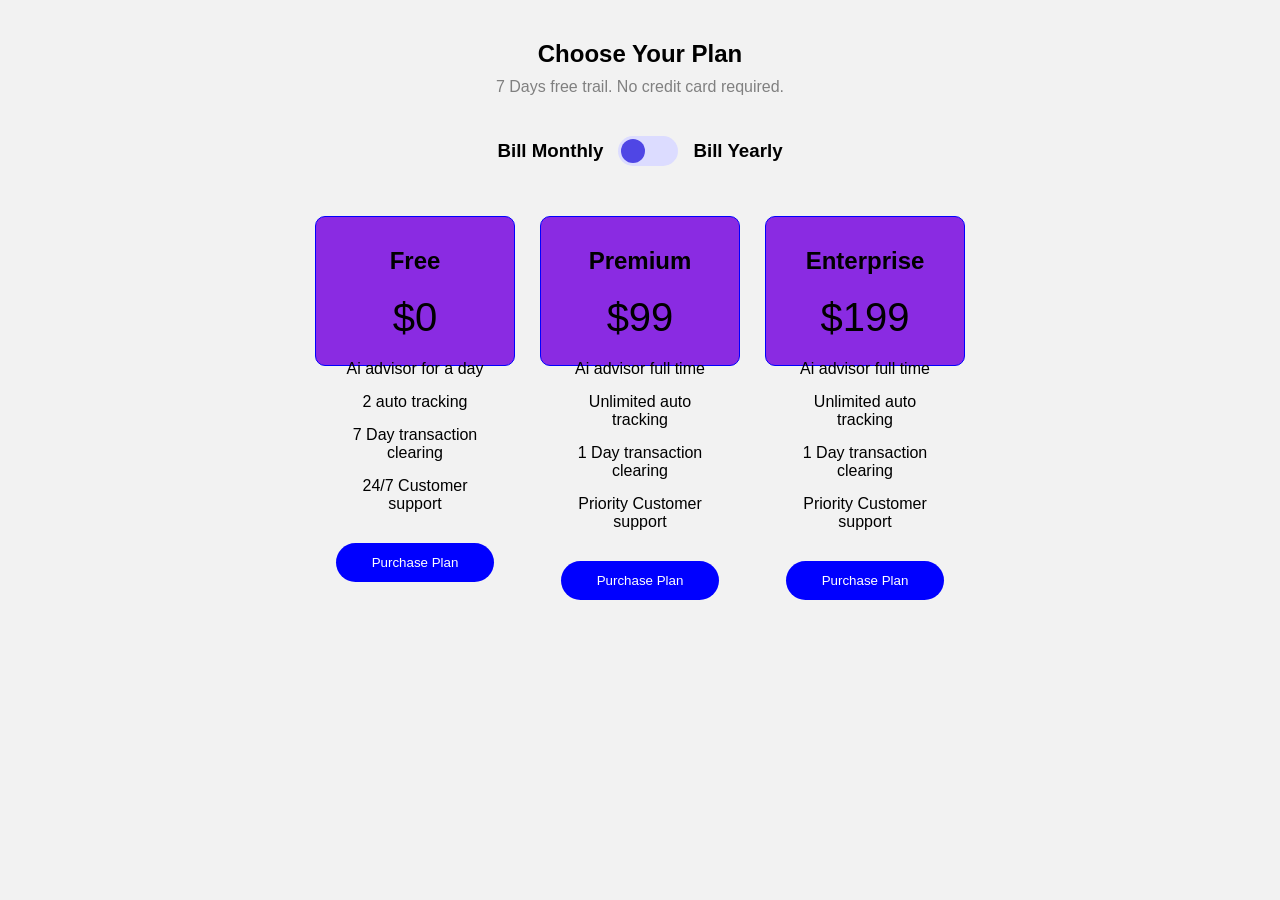
<file: week-02/index.html>
<!doctype html>
<html lang="en">
  <head>
    <title>Pricing Cards</title>

    <link rel="stylesheet" href="style.css" />
  </head>

  <body>
    <section class="pricing">
      <h1>Choose Your Plan</h1>

      <p>7 Days free trail. No credit card required.</p>

      <div class="toggle-wrapper">
        <h3>Bill Monthly</h3>

        <div class="toggle"></div>

        <h3>Bill Yearly</h3>
      </div>

      <div class="container">
        <div class="card">
          <h2>Free</h2>

          <div class="price">$0</div>
          <div class="box">
            <ul>
              <li>Ai advisor for a day</li>
              <li>2 auto tracking</li>
              <li>7 Day transaction clearing</li>
              <li>24/7 Customer support</li>
            </ul>
            <button>Purchase Plan</button>
          </div>
        </div>

        <div class="card">
          <h2>Premium</h2>

          <div class="price">$99</div>
          <div class="box">
            <ul>
              <li>Ai advisor full time</li>
              <li>Unlimited auto tracking</li>
              <li>1 Day transaction clearing</li>
              <li>Priority Customer support</li>
            </ul>

            <button>Purchase Plan</button>
          </div>
        </div>

        <div class="card">
          <h2>Enterprise</h2>

          <div class="price">$199</div>
          <div class="box">

          <ul>
            <li>Ai advisor full time</li>
            <li>Unlimited auto tracking</li>
            <li>1 Day transaction clearing</li>
            <li>Priority Customer support</li>
          </ul>

          <button>Purchase Plan</button>
        </div>
      </div>
    </section>
  </body>
</html>
</file>
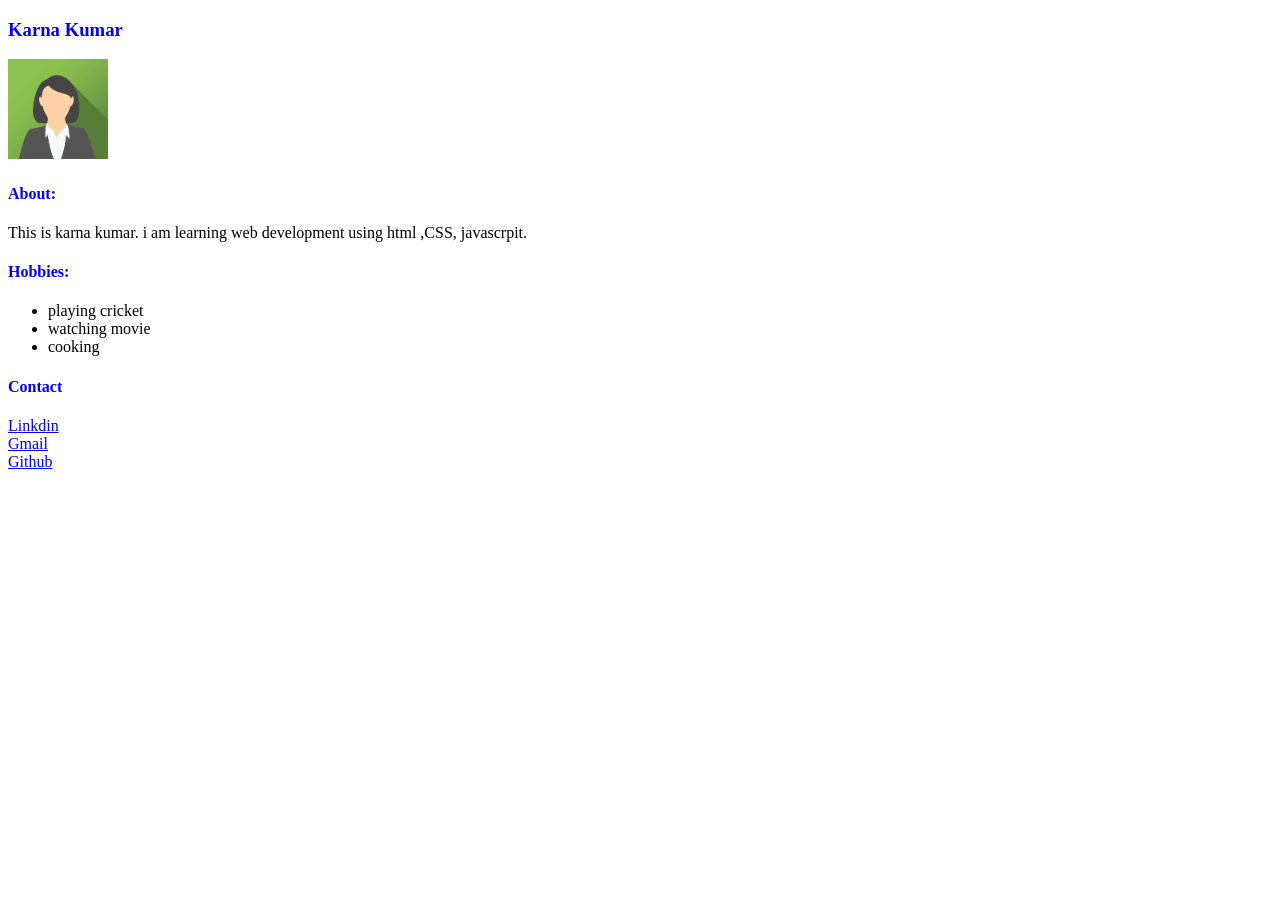
<file: week-01/01-profile-page/index.html>
<!DOCTYPE html>
<html>
    <head>
        <title> profile page</title>
        <style>
            h3,h4{
                color: blue;
            }
            p{
                color: black;
            }

        </style>
    </head>

    <body>
        <h3>Karna Kumar</h3>
        <img src="./img.png" alt="profile pic" width="100">
        <br>
        <h4>About:</h4>
        <p>This is karna kumar. i am learning web development using html ,CSS, javascrpit.</p>

        <h4>Hobbies:</h4>
        <ul>
            <li>playing cricket</li>
            <li>watching movie</li>
            <li>cooking</li>
        </ul>
        <h4>Contact</h4>
        <a href="https://www.linkedin.com/jobs/" target="_blank"> Linkdin </a>
        <br>
        <a href="mailto:karnasingh1109@gmail.com?body=Hello." target="_blank"> Gmail </a>
        <br>
        <a href="https://github.com/" target="_blank"> Github </a>

    </body>
</html>
</file>
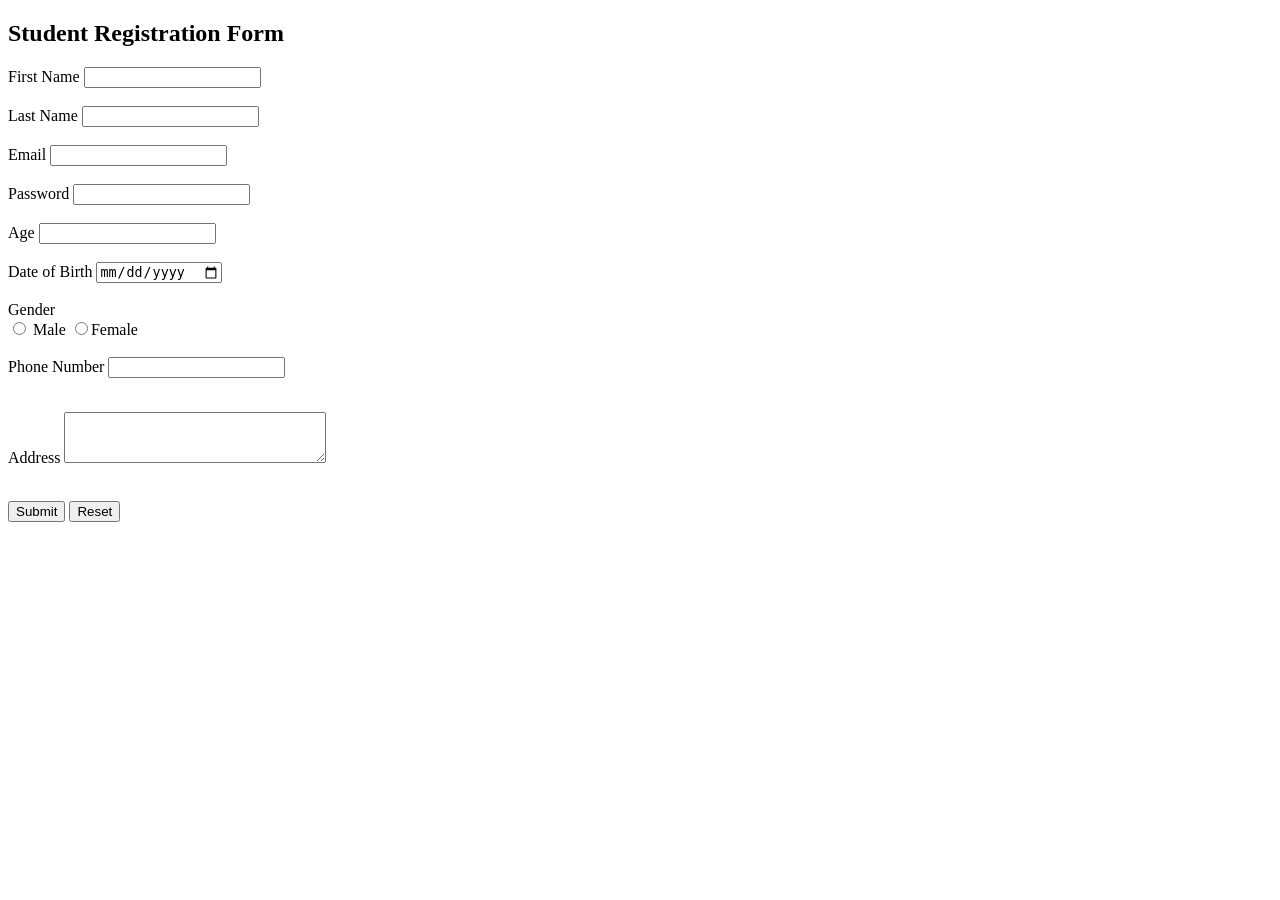
<file: week-01/02-student-registration-form/index.html>
<!DOCTYPE html>
<html>
    <head>
        <title>registration form</title>
    </head>

    <body>

        <h2>Student Registration Form</h2>

        <form>
        <label for="name">First Name </label>
        <input type="text" id="name" required>
        <br><br>
        <label for="name">Last Name </label>
        <input type="text" id="name" required>
        <br><br>
        
        <label for="email">Email</label>
        <input type="email" id="email" required>  
        <br><br>
        
        <label for="password">Password</label>
        <input type="password" id="password" required>
        <br><br>
        
        <label for="age">Age</label>
        <input type="number" id="age" required>
        <br><br>
        <label for="date of birth">Date of Birth</label>
        <input type="date" id="date of birth" required>
        <br><br>
        <label for="gender">Gender</label>
        <div>
        
        <input type="radio" name="gender" value="male" required> Male
        <input type="radio" name="gender" value="female" required>Female
        </div>
        <br>
        <label for="phone number">Phone Number</label>
        <input type="number" id="number" required>
        <br><br>
        <p>Address <textarea cols="30" rows="3"></textarea></p>
        <br>
        <button type="submit">Submit</button>
        <button type="reset">Reset</button>
        
        </form>

    </body>
</html>
</file>
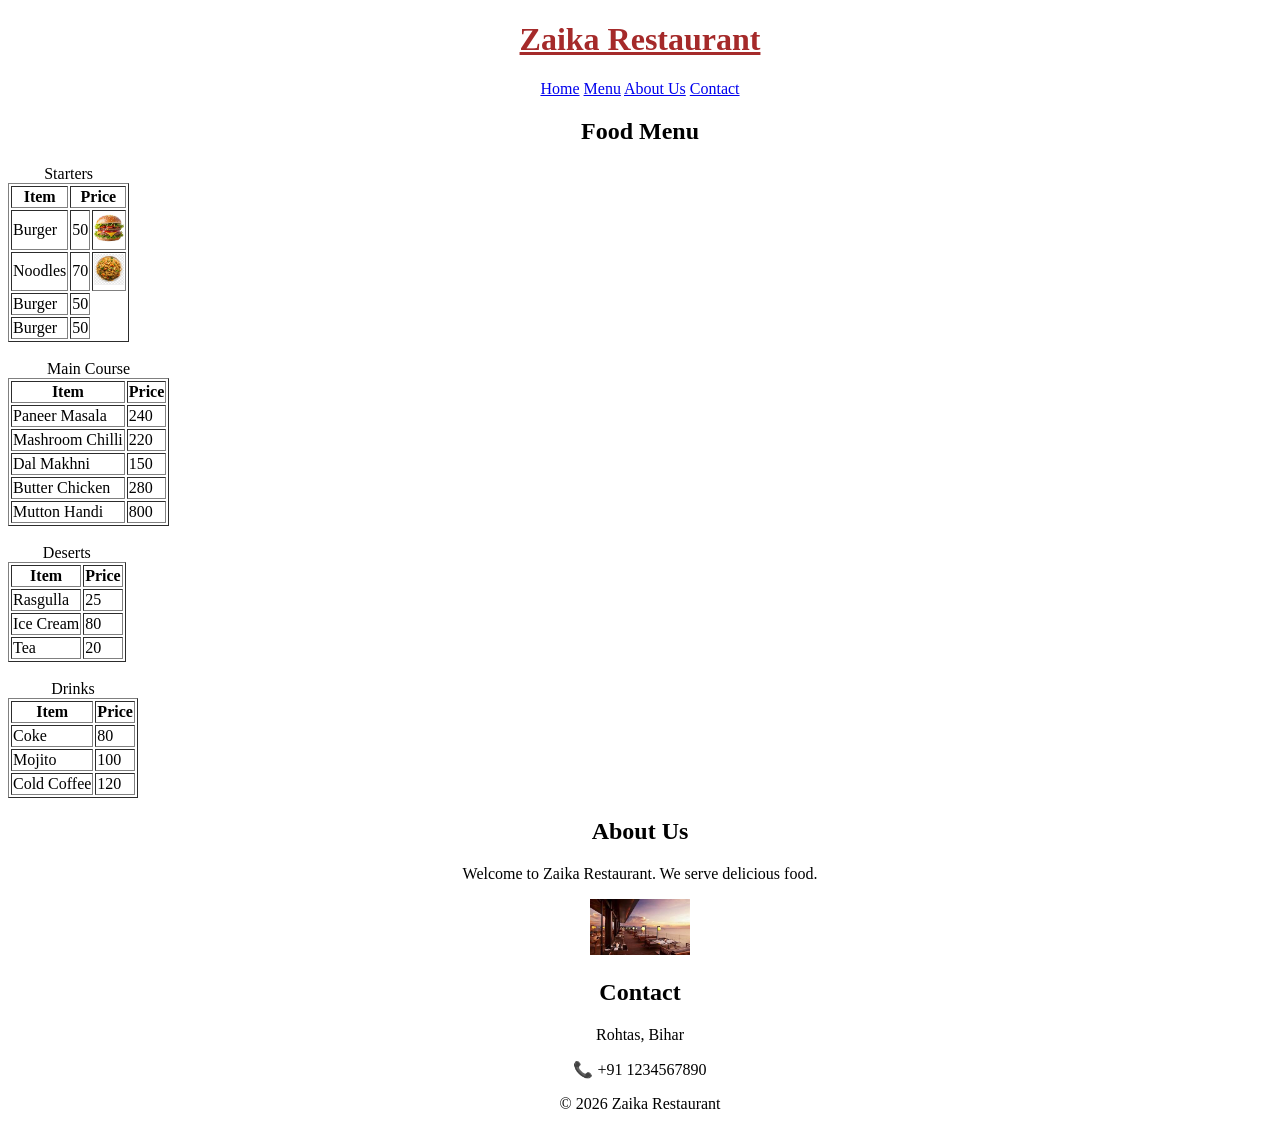
<file: week-01/03-restaurant-menu-page/index.html>
<!doctype html>
<html>
  <head>
    <title>Restaurant Menu Page</title>

    <style>
      h1{
        color: brown;
        text-align: center;
        text-decoration: underline;
      }
    </style>
  </head>

  <body>
    <header>
      <h1>Zaika Restaurant</h1>

      <nav style="text-align: center">
        <a href="#home">Home</a>
        <a href="#menu">Menu</a>
        <a href="#about">About Us</a>
        <a href="#contact">Contact</a>
      </nav>

      <h2 style="text-align: center">Food Menu</h2>
    </header>

    <main id="home">
      <section id="menu">
        <table border="1">
          <caption>
            Starters
          </caption>
          <thead>
            <tr>
              <th>Item</th>
              <th colspan="2">Price</th>
            </tr>
          </thead>

          <tbody>
            <tr>
              <td>Burger</td>
              <td>50</td>
              <td><img src="burger.jpg" alt="Burger" width="30" /></td>
            </tr>
            <tr>
              <td>Noodles</td>
              <td>70</td>
              <td><img src="noodles.jpg" alt="Noodles" width="30" /></td>
            </tr>
            <tr>
              <td>Burger</td>
              <td>50</td>
            </tr>
            <tr>
              <td>Burger</td>
              <td>50</td>
            </tr>
          </tbody>
        </table>
        <br />
        <table border="1">
          <caption>
            Main Course
          </caption>
          <thead>
            <tr>
              <th>Item</th>
              <th>Price</th>
            </tr>
          </thead>

          <tbody>
            <tr>
              <td>Paneer Masala</td>
              <td>240</td>
            </tr>
            <tr>
              <td>Mashroom Chilli</td>
              <td>220</td>
            </tr>
            <tr>
              <td>Dal Makhni</td>
              <td>150</td>
            </tr>
            <tr>
              <td>Butter Chicken</td>
              <td>280</td>
            </tr>
            <tr>
              <td>Mutton Handi</td>
              <td>800</td>
            </tr>
          </tbody>
        </table>
        <br />
        <table border="1">
          <caption>
            Deserts
          </caption>
          <thead>
            <tr>
              <th>Item</th>
              <th>Price</th>
            </tr>
          </thead>

          <tbody>
            <tr>
              <td>Rasgulla</td>
              <td>25</td>
            </tr>
            <tr>
              <td>Ice Cream</td>
              <td>80</td>
            </tr>
            <tr>
              <td>Tea</td>
              <td>20</td>
            </tr>
          </tbody>
        </table>
        <br />
        <table border="1">
          <caption>
            Drinks
          </caption>
          <thead>
            <tr>
              <th>Item</th>
              <th>Price</th>
            </tr>
          </thead>

          <tbody>
            <tr>
              <td>Coke</td>
              <td>80</td>
            </tr>
            <tr>
              <td>Mojito</td>
              <td>100</td>
            </tr>
            <tr>
              <td>Cold Coffee</td>
              <td>120</td>
            </tr>
          </tbody>
        </table>
      </section>

      <section id="about">
        <h2 align="center">About Us</h2>
        <p align="center">
          Welcome to Zaika Restaurant. We serve delicious food.
        </p>

        <p align="center">
          <img src="restaurant.jpeg" width="100" />
        </p>
      </section>

      <section id="contact">
        <h2 align="center">Contact</h2>
        <p align="center">Rohtas, Bihar</p>
        <p align="center">📞 +91 1234567890</p>
      </section>
    </main>

    <footer align="center">© 2026 Zaika Restaurant</footer>
  </body>
</html>
</file>
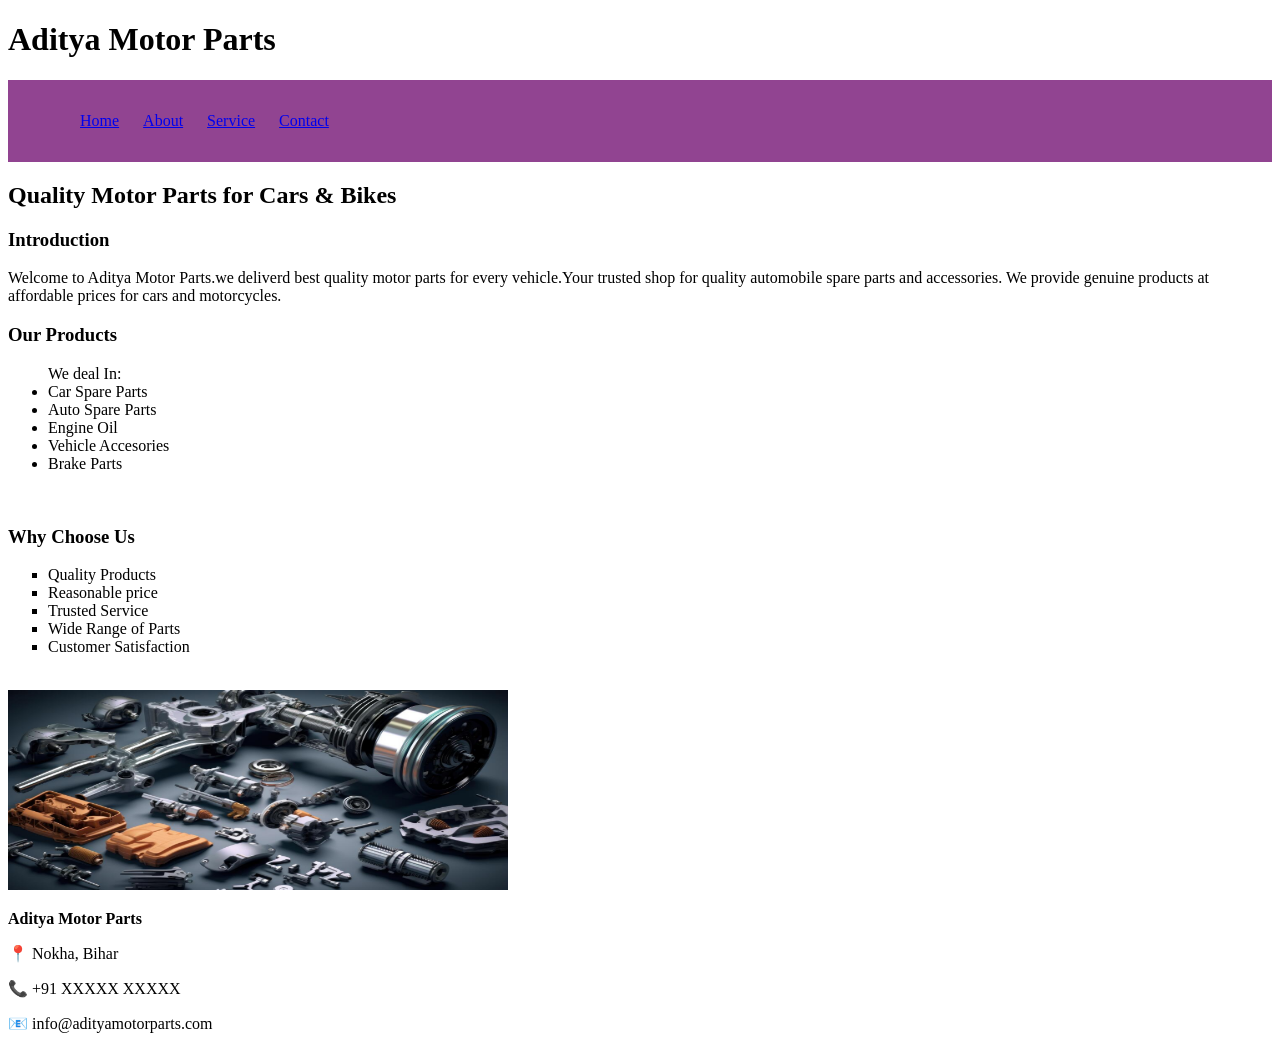
<file: week-01/04-business-webpage/index.html>
<!doctype html>
<html>
  <head>
    <title>Aditya Motor</title>
    <link rel="stylesheet" href="style.css" />
  </head>

  <body>
    <header>
      <h1>Aditya Motor Parts</h1>

      <nav>
        <ul>
          <li><a href="index.html">Home</a></li>
          <li><a href="about.html">About</a></li>
          <li><a href="service.html">Service</a></li>
          <li><a href="contact.html">Contact</a></li>
        </ul>
      </nav>
    </header>

    <main>
      <section>
        <h2>Quality Motor Parts for Cars & Bikes</h2>
      </section>
      <section>
        <h3>Introduction</h3>
        <p>
          Welcome to Aditya Motor Parts.we deliverd best quality motor parts for
          every vehicle.Your trusted shop for quality automobile spare parts and
          accessories. We provide genuine products at affordable prices for cars
          and motorcycles.
        </p>
      </section>

      <section>
        <h3>Our Products</h3>
        <ul>
          We deal In:
          <li>Car Spare Parts</li>
          <li>Auto Spare Parts</li>
          <li>Engine Oil</li>
          <li>Vehicle Accesories</li>
          <li>Brake Parts</li>
        </ul>
      </section>
      <br />
      <section>
        <h3>Why Choose Us</h3>
        <ul type="square">
          <li>Quality Products</li>
          <li>Reasonable price</li>
          <li>Trusted Service</li>
          <li>Wide Range of Parts</li>
          <li>Customer Satisfaction</li>
        </ul>
        <br />
      </section>
    </main>

    <img src="spare.jpg" alt="this a image" width="500" height="200" />

    <footer>
      <p><b>Aditya Motor Parts</b></p>
      <p></p>
      <p>📍 Nokha, Bihar</p>
      <p>📞 +91 XXXXX XXXXX</p>
      <p>📧 info@adityamotorparts.com</p>
    </footer>
  </body>
</html>
</file>
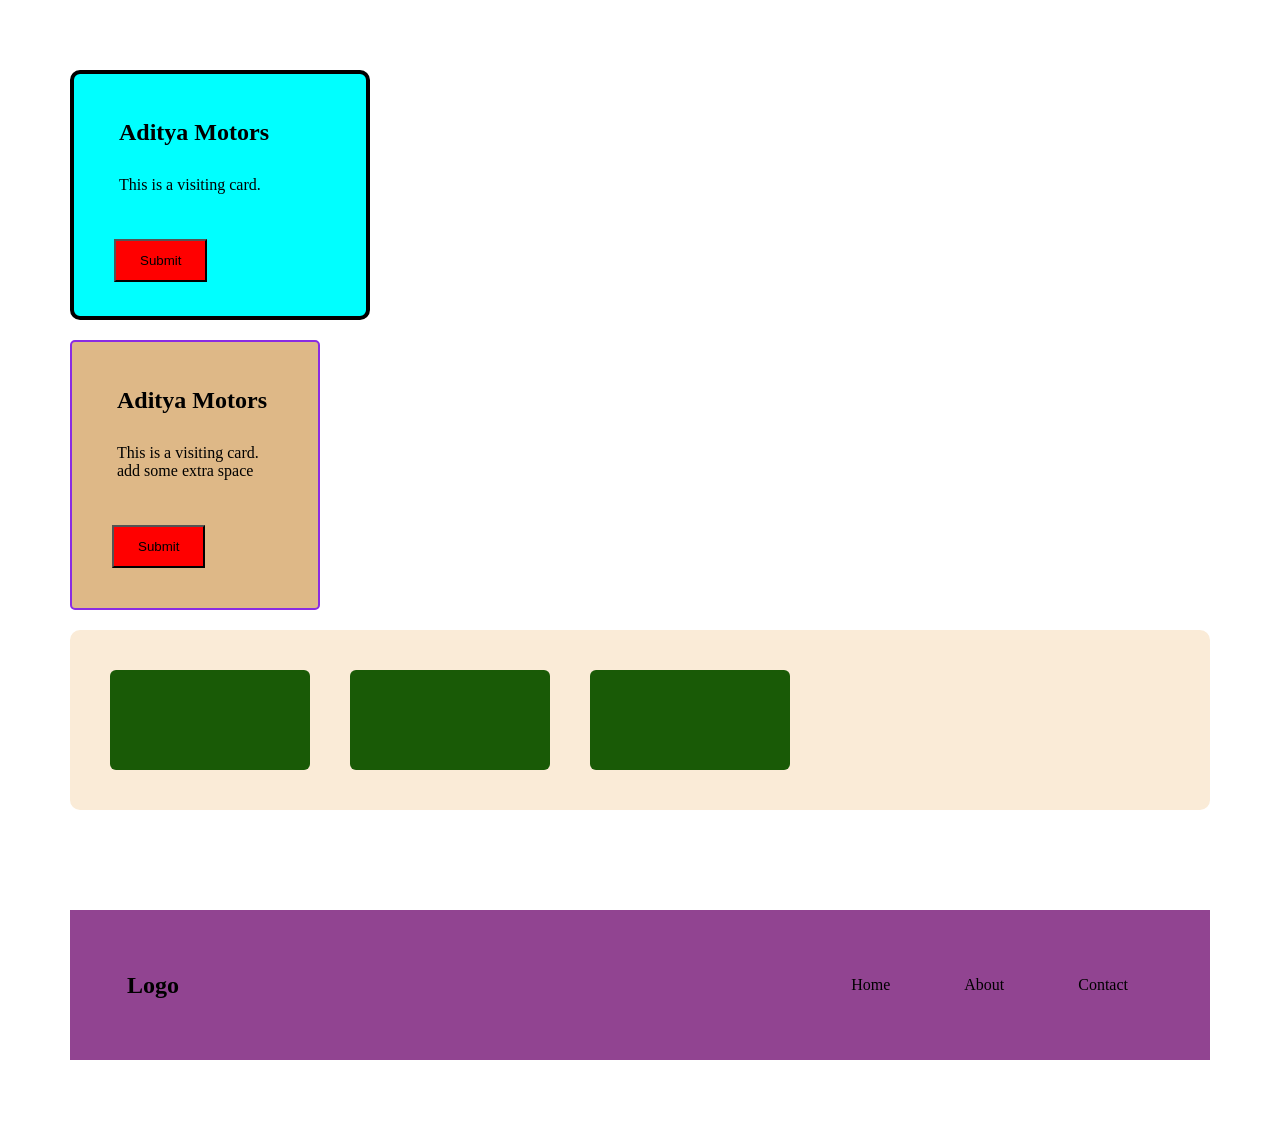
<file: week-02/01-card-model/index.html>
<!doctype html>
<html>
  <head>
    <title>CSS Styling</title>
    <link rel="stylesheet" href="style.css" />
  </head>

  <body>
    <div class="card1">
      <h2>Aditya Motors</h2>
      <p>This is a visiting card.</p>
      <button class="btn">Submit</button>
    </div>

    <div class="card2">
      <h2>Aditya Motors</h2>
      <p>This is a visiting card. add some extra space</p>
      <button class="btn">Submit</button>
    </div>

    <div class="container">
      <div class="box"></div>
      <div class="box"></div>
      <div class="box"></div>
    </div>

    <div class="center-wrapper">
  <div class="box1"></div>
</div>

    <nav>
    <h1>Logo</h1>
    <ul>
      <li>Home</li>
      <li>About</li>
      <li>Contact</li>
    </ul>
  </nav>
  </body>
</html>
</file>
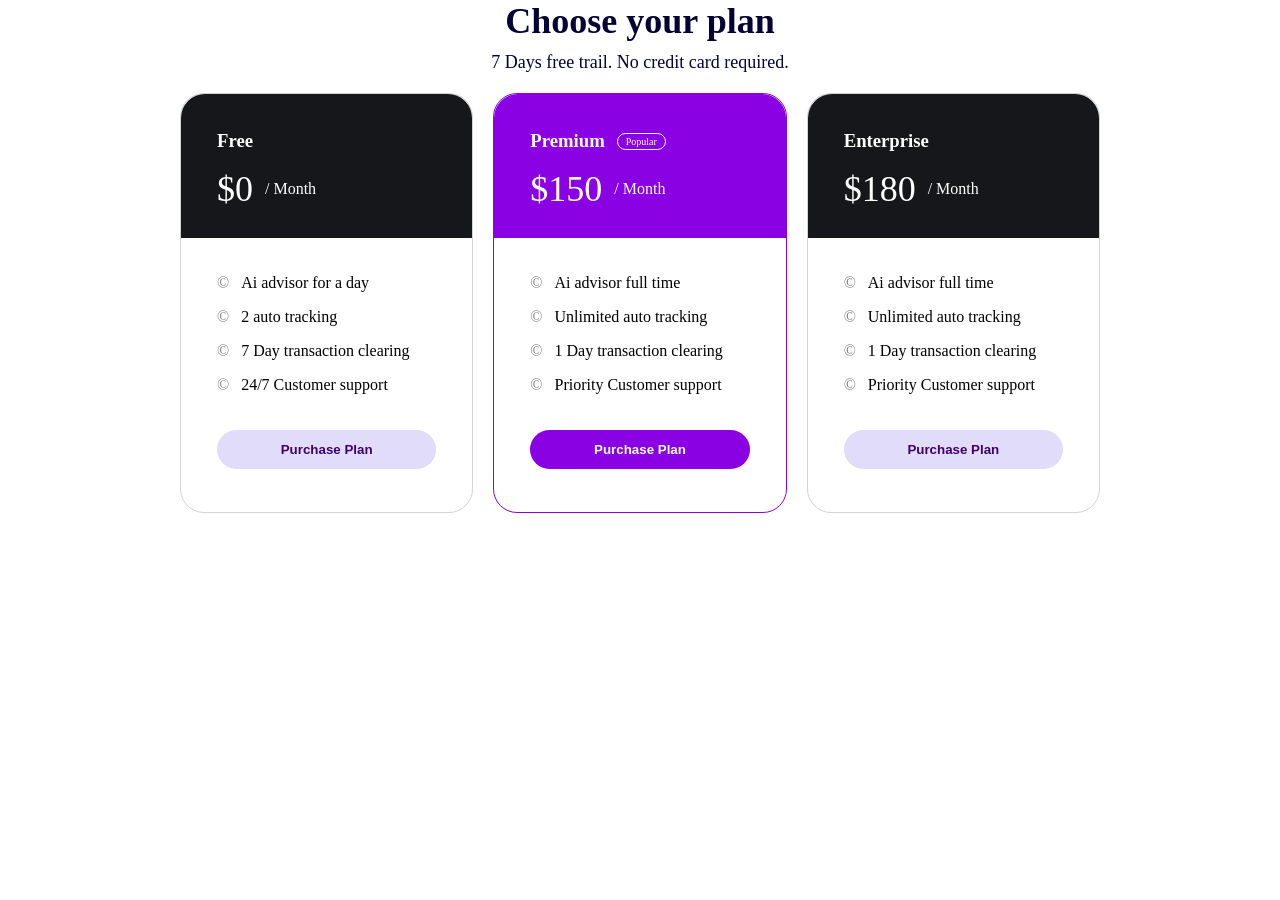
<file: week-02/02-grid-layout/index.html>
<!doctype html>
<html>
  <head>
    <title>Grid Layout</title>

    <link rel="stylesheet" href="style.css" />
  </head>

  <body>
    <div>
      <h1 class="header">Choose your plan</h1>
      <p class="description">7 Days free trail. No credit card required.</p>
    </div>

    <!-- <div class="container">
      <div class="box1">
        <h3>Free</h3>
        <h2>$0/month</h2>
        <div class="box">
        <ul>
            <li>Ai advisor for a day</li>
            <li>2 auto tracking</li>
            <li>7 Day transaction clearing</li>
            <li>24/7 Customer support</li>
        </ul>
        <button>Purchase Plan</button>
        </div>
      </div>

      <div class="box2">
        <h3>Premium</h3>
        <h2>$150/month</h2>
        <div class="box">
        <ul>
            <li>Ai advisor full time</li>
            <li>Unlimited auto tracking</li>
            <li>1 Day transaction clearing</li>
            <li>Priority Customer support</li>
        </ul>
        <button>Purchase Plan</button>
        </div>


      </div>

      <div class="box3">
        <h3>Enterprise</h3>
        <h2>$180/month</h2>
        <div class="box">
        <ul>
            <li>Ai advisor full time</li>
            <li>Unlimited auto tracking</li>
            <li>1 Day transaction clearing</li>
            <li>Priority Customer support</li>
        </ul>
        <button>Purchase Plan</button>
        </div>

      </div>
    </div> -->

    <div class="container">
      <!-- Card 1 -->
      <div class="card">
        <div class="card-header">
          <h3 class="card-header-title">Free</h3>
          <p class="card-header-price">
            <span class="card-header-price-number">$0</span>/&nbsp;Month
          </p>
        </div>
        <div class="card-body">
          <div class="card-body-content">
            <ul>
              <li><span>&COPY;</span>Ai advisor for a day</li>
              <li><span>&COPY;</span>2 auto tracking</li>
              <li><span>&COPY;</span>7 Day transaction clearing</li>
              <li><span>&COPY;</span>24/7 Customer support</li>
            </ul>
          </div>
        </div>
        <div class="card-footer">
          <button class="btn">Purchase Plan</button>
        </div>
      </div>
      <!-- Card 2 -->
      <div class="card">
        <div class="card-header">
          <div class="card-title-row">
            <h3 class="card-header-title">Premium</h3>
            <span class="badge">Popular</span>
          </div>

          <p class="card-header-price">
            <span class="card-header-price-number">$150</span>/&nbsp;Month
          </p>
        </div>
        <div class="card-body">
          <div class="card-body-content">
            <ul>
              <li><span>&COPY;</span>Ai advisor full time</li>
              <li><span>&COPY;</span>Unlimited auto tracking</li>
              <li><span>&COPY;</span>1 Day transaction clearing</li>
              <li><span>&COPY;</span>Priority Customer support</li>
            </ul>
          </div>
        </div>
        <div class="card-footer">
          <button class="btn">Purchase Plan</button>
        </div>
      </div>
      <!-- Card 3 -->
      <div class="card">
        <div class="card-header">
          <h3 class="card-header-title">Enterprise</h3>
          <p class="card-header-price">
            <span class="card-header-price-number">$180</span>/&nbsp;Month
          </p>
        </div>
        <div class="card-body">
          <div class="card-body-content">
            <ul>
              <li><span>&COPY;</span>Ai advisor full time</li>
              <li><span>&COPY;</span>Unlimited auto tracking</li>
              <li><span>&COPY;</span>1 Day transaction clearing</li>
              <li><span>&COPY;</span>Priority Customer support</li>
            </ul>
          </div>
        </div>
        <div class="card-footer">
          <button class="btn">Purchase Plan</button>
        </div>
      </div>
    </div>
  </body>
</html>
</file>
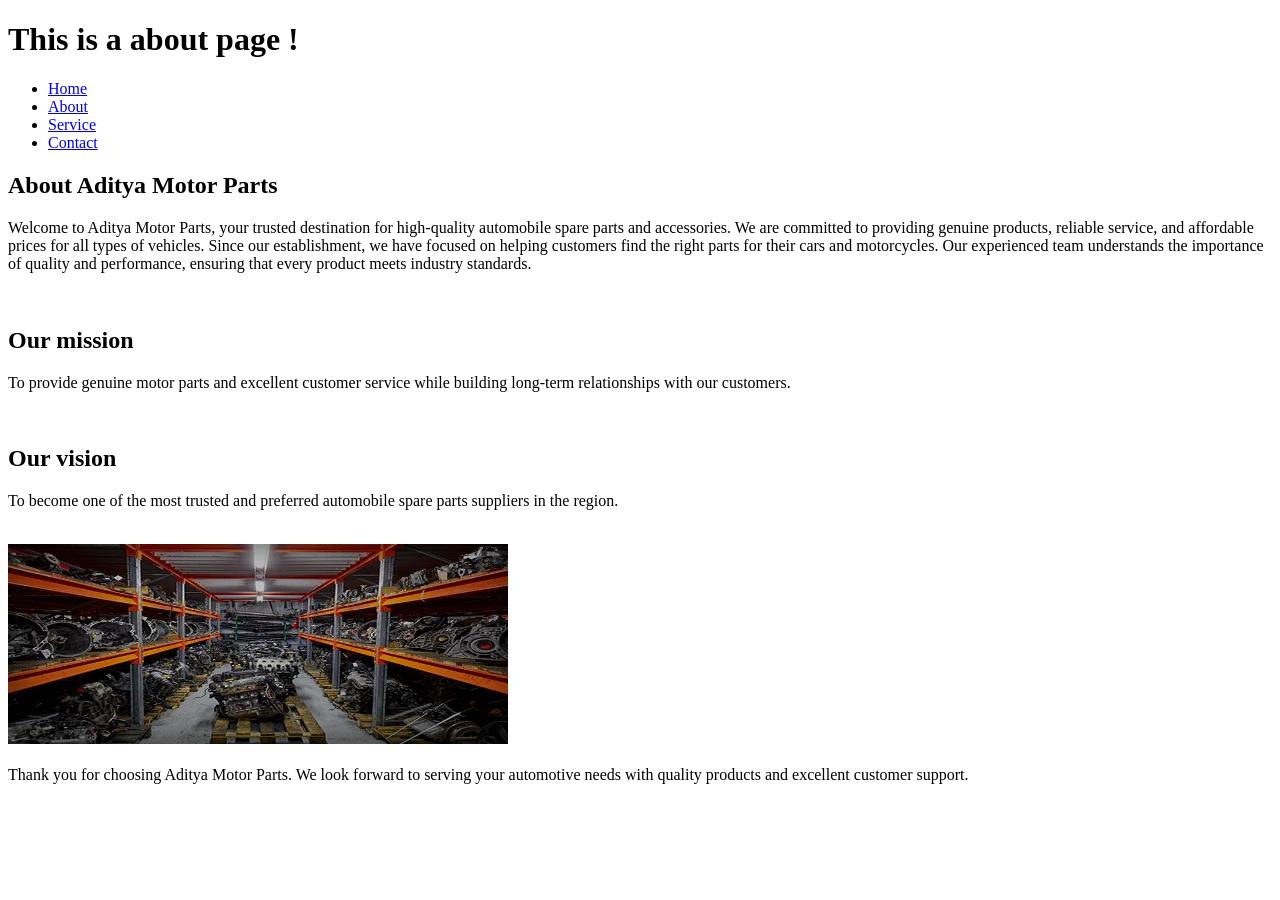
<file: week-01/04-business-webpage/about.html>
<!doctype html>
<html>
  <head>
    <title>About Page</title>
  </head>

  <body>
    <header>
      <h1>This is a about page !</h1>

      <nav>
        <ul>
          <li><a href="index.html">Home</a></li>
          <li><a href="about.html">About</a></li>
          <li><a href="service.html">Service</a></li>
          <li><a href="contact.html">Contact</a></li>
        </ul>
      </nav>
    </header>

    <main>
      <section>
        <h2>About Aditya Motor Parts</h2>
        <p>
          Welcome to Aditya Motor Parts, your trusted destination for
          high-quality automobile spare parts and accessories. We are committed
          to providing genuine products, reliable service, and affordable prices
          for all types of vehicles. Since our establishment, we have focused on
          helping customers find the right parts for their cars and motorcycles.
          Our experienced team understands the importance of quality and
          performance, ensuring that every product meets industry standards.
        </p>
      </section>

      <br />
      <section>
        <h2>Our mission</h2>
        <p>
          To provide genuine motor parts and excellent customer service while
          building long-term relationships with our customers.
        </p>
      </section>
      <br />
      <section>
        <h2>Our vision</h2>
        <p>
          To become one of the most trusted and preferred automobile spare parts
          suppliers in the region.
        </p>
      </section>
    </main>
    <br />
    <img src="shop.jpeg" alt="this a image" width="500" height="200" />
    <br /><br />

    <footer>
      Thank you for choosing Aditya Motor Parts. We look forward to serving your
      automotive needs with quality products and excellent customer support.
    </footer>
  </body>
</html>
</file>
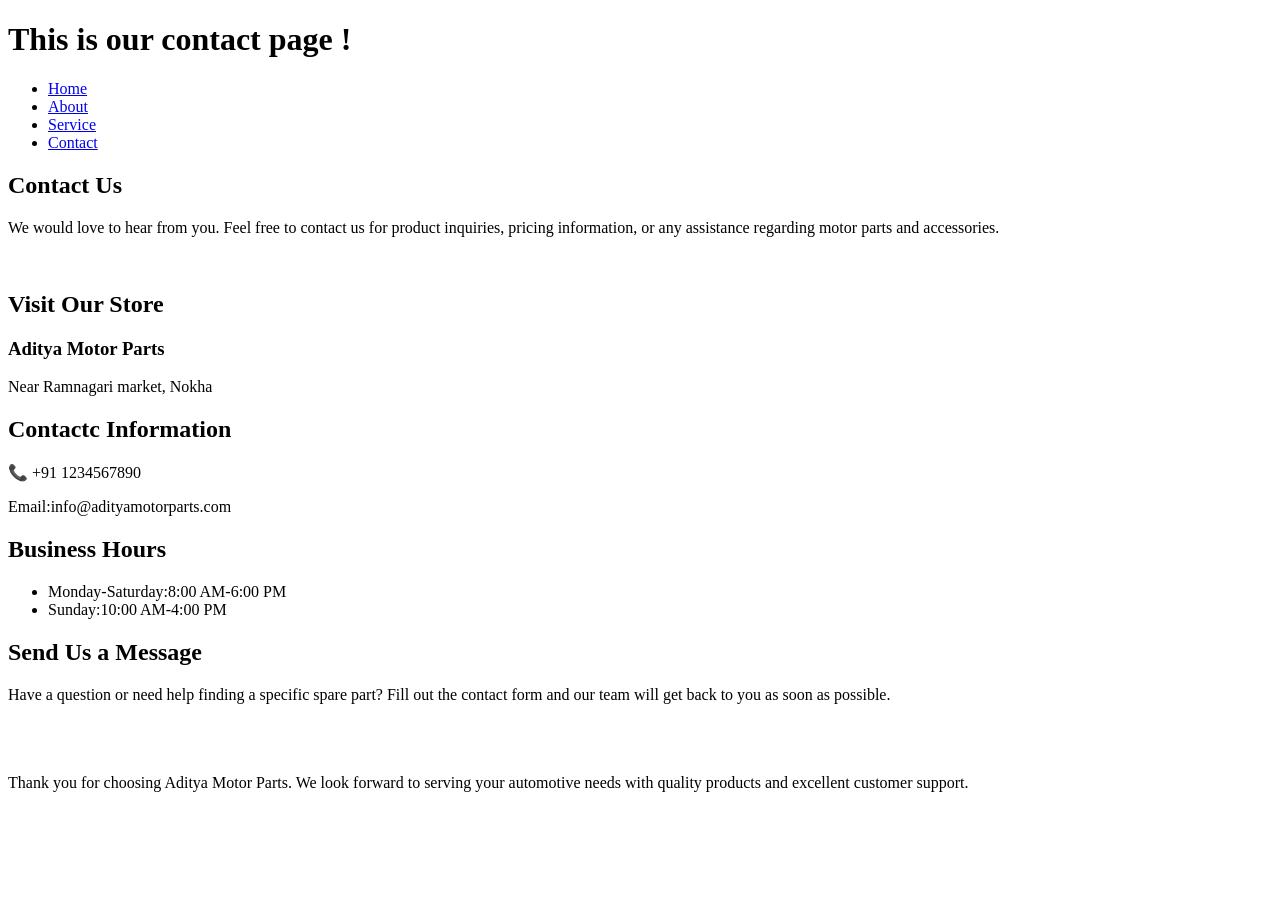
<file: week-01/04-business-webpage/contact.html>
<!doctype html>
<html>
  <head>
    <title>Contact Page</title>
  </head>

  <body>
    <header>
      <h1>This is our contact page !</h1>

      <nav>
        <ul>
          <li><a href="index.html">Home</a></li>
          <li><a href="about.html">About</a></li>
          <li><a href="service.html">Service</a></li>
          <li><a href="contact.html">Contact</a></li>
        </ul>
      </nav>
    </header>

    <main>
      <section>
        <h2>Contact Us</h2>
        <p>
          We would love to hear from you. Feel free to contact us for product
          inquiries, pricing information, or any assistance regarding motor
          parts and accessories.
        </p>
      </section>
      <br />
      <section>
        <h2>Visit Our Store</h2>
        <h3>Aditya Motor Parts</h3>
        <div>Near Ramnagari market, Nokha</div>
      </section>

      <section>
        <h2>Contactc Information</h2>
        <p>📞 +91 1234567890</p>
        <p>Email:info@adityamotorparts.com</p>
      </section>

      <section>
        <h2>Business Hours</h2>
        <ul>
          <li>Monday-Saturday:8:00 AM-6:00 PM</li>
          <li>Sunday:10:00 AM-4:00 PM</li>
        </ul>
      </section>

      <section>
        <h2>Send Us a Message</h2>
        <p>
          Have a question or need help finding a specific spare part? Fill out
          the contact form and our team will get back to you as soon as
          possible.
        </p>
      </section>
    </main>
    <br /><br /><br />
    <footer>
      Thank you for choosing Aditya Motor Parts. We look forward to serving your
      automotive needs with quality products and excellent customer support.
    </footer>
  </body>
</html>
</file>
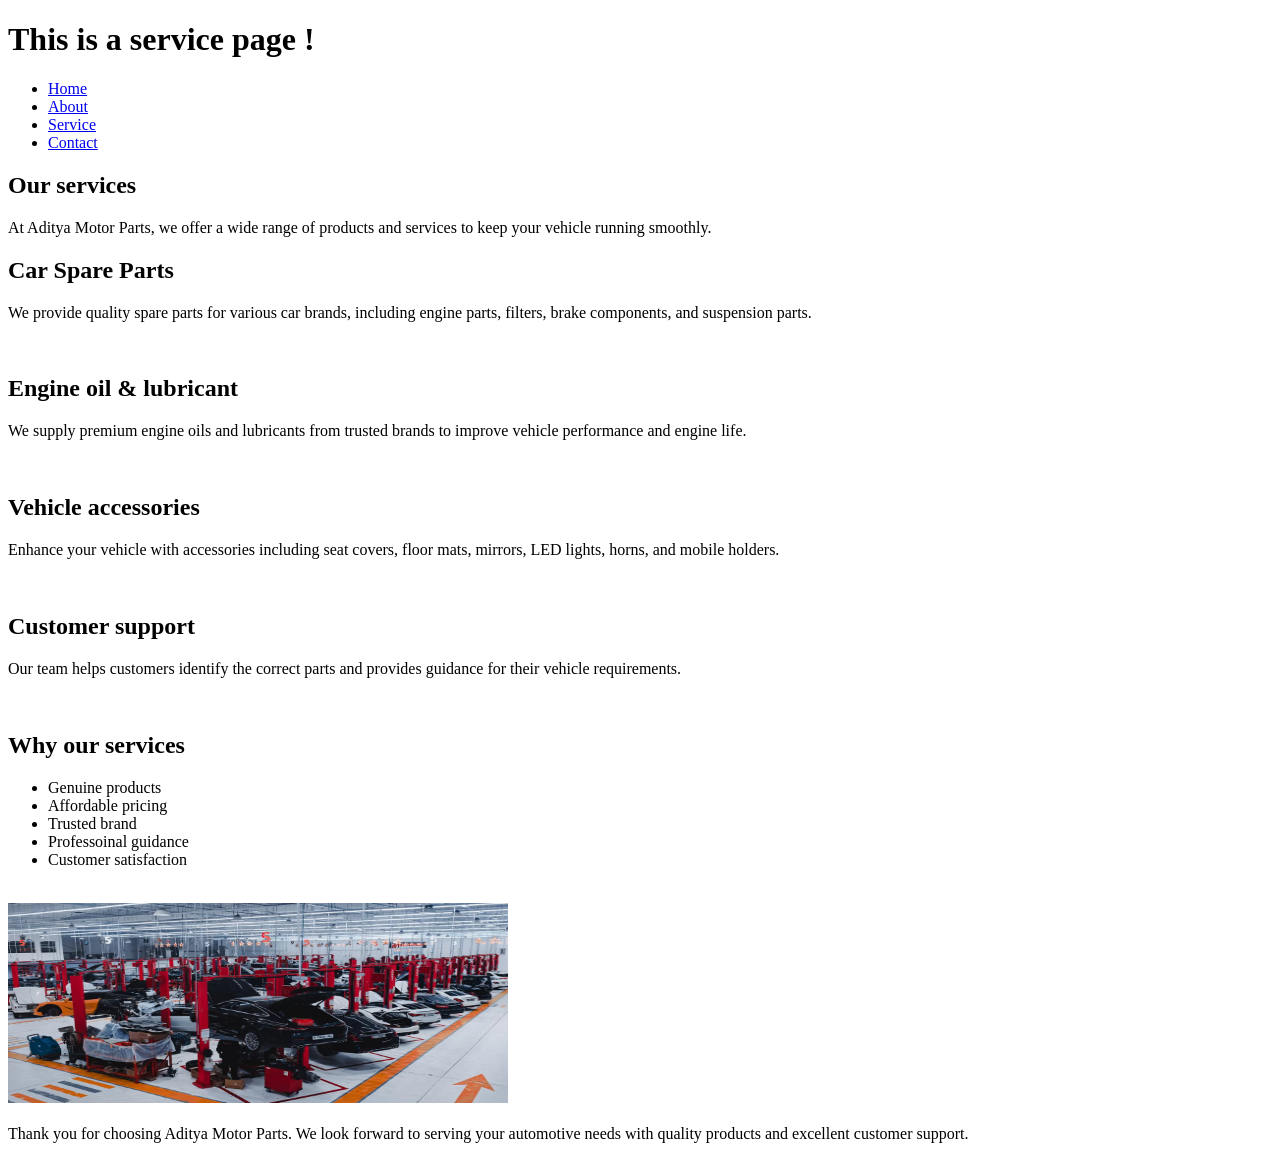
<file: week-01/04-business-webpage/service.html>
<!doctype html>
<html>
  <head>
    <title>Service Page</title>
  </head>

  <body>
    <header>
      <h1>This is a service page !</h1>

      <nav>
        <ul>
          <li><a href="index.html">Home</a></li>
          <li><a href="about.html">About</a></li>
          <li><a href="service.html">Service</a></li>
          <li><a href="contact.html">Contact</a></li>
        </ul>
      </nav>
    </header>

    <main>
      <section>
        <h2>Our services</h2>
        <p>
          At Aditya Motor Parts, we offer a wide range of products and services
          to keep your vehicle running smoothly.
        </p>
      </section>

      <section>
        <h2>Car Spare Parts</h2>
        <p>
          We provide quality spare parts for various car brands, including
          engine parts, filters, brake components, and suspension parts.
        </p>
      </section>

      <br />

      <section>
        <h2>Engine oil & lubricant</h2>
        <p>
          We supply premium engine oils and lubricants from trusted brands to
          improve vehicle performance and engine life.
        </p>
      </section>
      <br />
      <section>
        <h2>Vehicle accessories</h2>
        <p>
          Enhance your vehicle with accessories including seat covers, floor
          mats, mirrors, LED lights, horns, and mobile holders.
        </p>
      </section>
      <br />
      <section>
        <h2>Customer support</h2>
        <p>
          Our team helps customers identify the correct parts and provides
          guidance for their vehicle requirements.
        </p>
      </section>
      <br />
      <h2>Why our services</h2>
      <ul>
        <li>Genuine products</li>
        <li>Affordable pricing</li>
        <li>Trusted brand</li>
        <li>Professoinal guidance</li>
        <li>Customer satisfaction</li>
      </ul>
    </main>
    <br />

    <img src="service.webp" alt="this a image" width="500" height="200" />
    <br /><br />
    <footer>
      Thank you for choosing Aditya Motor Parts. We look forward to serving your
      automotive needs with quality products and excellent customer support.
    </footer>
  </body>
</html>
</file>
<file: week-02/style.css>
*{
      margin:0;
      padding:0;
      box-sizing:border-box;
      font-family:Arial;
    }

    body{
      background:#f2f2f2;
      padding:40px 20px;
    }

    .pricing{
      max-width:1000px;
      margin:auto;
      text-align:center;
    }

    .pricing h1{
      margin-bottom:10px;
    }

    .pricing p{
      color:grey;
      margin-bottom:40px;
    }

 

    .container{
      display:flex;
      gap:25px;
      justify-content:center;
      flex-wrap:wrap;
    }

    .card{
      background:blueviolet;
      max-width:200px;
      max-height: 150px;
      border:1px solid blue;
      border-radius:10px;
      padding:30px 20px;
    }
    .box{
      max-width: 200px;
      max-height: 200px;
      border-radius: 1opx;
      padding: 3opx 20px;

    }

    .card h2{
      margin-bottom:20px;
    }

    .price{
      font-size:40px;
      margin-bottom:20px;
    }

    .card ul{
      list-style:none;
      margin-bottom:30px;
    }

    .card ul li{
      margin:15px 0;
    }

    button{
      width:100%;
      padding:12px;
      border:none;
      background:blue;
      color:white;
      border-radius:40px;
      cursor:pointer;
    }


    .active{
      border:2px solid blue;
    }

    
.toggle-wrapper{
      display:flex;
      justify-content:center;
      align-items:center;
      gap:15px;
      margin-bottom:50px;
    }

    .toggle{
      width:60px;
      height:30px;
      background:#dcdcff;
      border-radius:50px;
      position:relative;
      cursor:pointer;
    }

    .toggle::before{
      content:"";
      width:24px;
      height:24px;
      background:#4f46e5;
      border-radius:50%;
      position:absolute;
      top:3px;
      left:3px;
    }
</file>
<file: week-01/04-business-webpage/style.css>
nav ul {
  list-style: none;
  display: flex;      
  gap: 24px;         
}


nav {
  display: flex;
  justify-content: space-between; 
  align-items:center;           
  
 
  background-color: rgb(145, 68, 145);
  padding: 16px 32px;
  
}


nav li {
  font-weight: 500;
  color: #000000;
  cursor: pointer;
  transition: color 0.2s;
}

nav li:hover {
  color: #4f46e5;
}
</file>
<file: week-02/01-card-model/style.css>
* {
        box-sizing: border-box;
        margin: 20px;
        padding: 5px;
        
      }
      .card1 {
        border: 4px solid black;
        border-radius: 10px;
        background-color: aqua;
        padding: 20px;
        margin-bottom: 20px;
        max-width: 300px;
        max-height: 250px;
      }

      .card2 {
        border: 2px solid blueviolet;
        border-radius: 5px;
        background-color: burlywood;
        padding: 20px;
        margin-bottom: 20px;
        max-width: 250px;
        max-height: 300px;
      }
      .btn{
        background-color: red;
        padding: 12px 24px;
      }

      /* 1st QUESTION CSS*/

      .container {
        display: flex;       
        background-color: antiquewhite;
        padding: 20px;
        border-radius: 10px;
      }

      .box {
        width: 200px;
        height: 100px;
        background-color: #195a06; 
        border-radius: 6px;
      }

      /* 2ND QUESTION CSS*/


nav ul {
  list-style: none;
  display: flex;      
  gap: 24px;         
}


nav {
  display: flex;
  justify-content: space-between; 
  align-items:center;           
  
 
  background-color: rgb(145, 68, 145);
  padding: 16px 32px;
  
}


nav li {
  font-weight: 500;
  color: #000000;
  cursor: pointer;
  transition: color 0.2s;
}

nav li:hover {
  color:lightgreen;
}

button:hover {
  color:blue;
}
</file>
<file: week-02/02-grid-layout/style.css>
* {
  box-sizing: border-box;
  margin: 0px;
  padding: 0px;
}

.header {
  font-size: 36px;
  color: rgb(2, 3, 52);
  margin-bottom: 10px;
  text-align: center;
}

.description {
  font-size: 18px;
  color: rgb(2, 3, 52);
  margin-bottom: 20px;
  text-align: center;
}

.box1 {
  border: 2px solid black;
  max-width: 200px;
  max-height: 100px;
  padding: 20px;
  background-color: rgb(2, 3, 52);
  color: white;
  border-radius: 6px;
}

.box2 {
  border: 2px solid black;
  max-width: 200px;
  max-height: 100px;
  padding: 20px;
  background-color: blue;
  border-radius: 6px;
}

.box3 {
  border: 2px solid black;
  max-width: 200px;
  max-height: 100px;
  padding: 20px;
  background-color: rgb(2, 3, 52);
  color: white;
  border-radius: 6px;
}

.btn {
  border-radius: 6px;
  background-color: blue;
  color: aliceblue;
}

button:hover {
  color: aquamarine;
}

/* New Box design */

.container {
  display: grid;
  grid-template-columns: repeat(3, 1fr);
  gap: 20px;
  max-width: 920px;
  margin: 0 auto;
}

.card {
  border: 1.2px solid lightgrey;
  max-width: 400px;
  min-height: 420px;
  background-color: white;
  color: black;
  margin-bottom: auto;
  border-radius: 24px;
}

.card-header {
  height: 144px;
  background-color: #16171a;
  color: white;
  border-radius: 24px 24px 0px 0px;
  padding: 36px;
}

.card-header-price {
  display: flex;
  align-items: center;
  gap: 12px;
  margin-top: 16px;
}

.card-header-price-number {
  font-size: 36px;
}

.card-body {
  padding: 36px;
}

.card-body-content ul {
  display: flex;
  flex-direction: column;
  gap: 16px;
}

.card-body-content ul li {
  list-style-type: none;
}

.card-body-content ul li span {
  color: gray;
  margin-right: 12px;
}

.card-footer {
  padding: 0px 36px;
}

.card-footer .btn {
  width: 100%;
  padding: 12px;
  background-color: #E0DCF9;
  border: none;
  border-radius: 999px !important;
  color: #3F0169;
  font-weight: 700;
}

.container .card:nth-child(2) {
  border-color: #8a02e4;
}

.card:nth-child(2) .card-header {
  background-color: #8a02e4;
}

.card:nth-child(2) .card-footer .btn {
  background-color: #8a02e4;
  color: white;
}

.card:nth-child(2) .card-header .card-title-row {
  display: flex;
  align-items: center;
  gap: 12px;
}

.badge {
  border: 1.2px solid white;
  border-radius: 999px !important;
  padding: 2px 8px;
  font-size: x-small;
}
</file>
